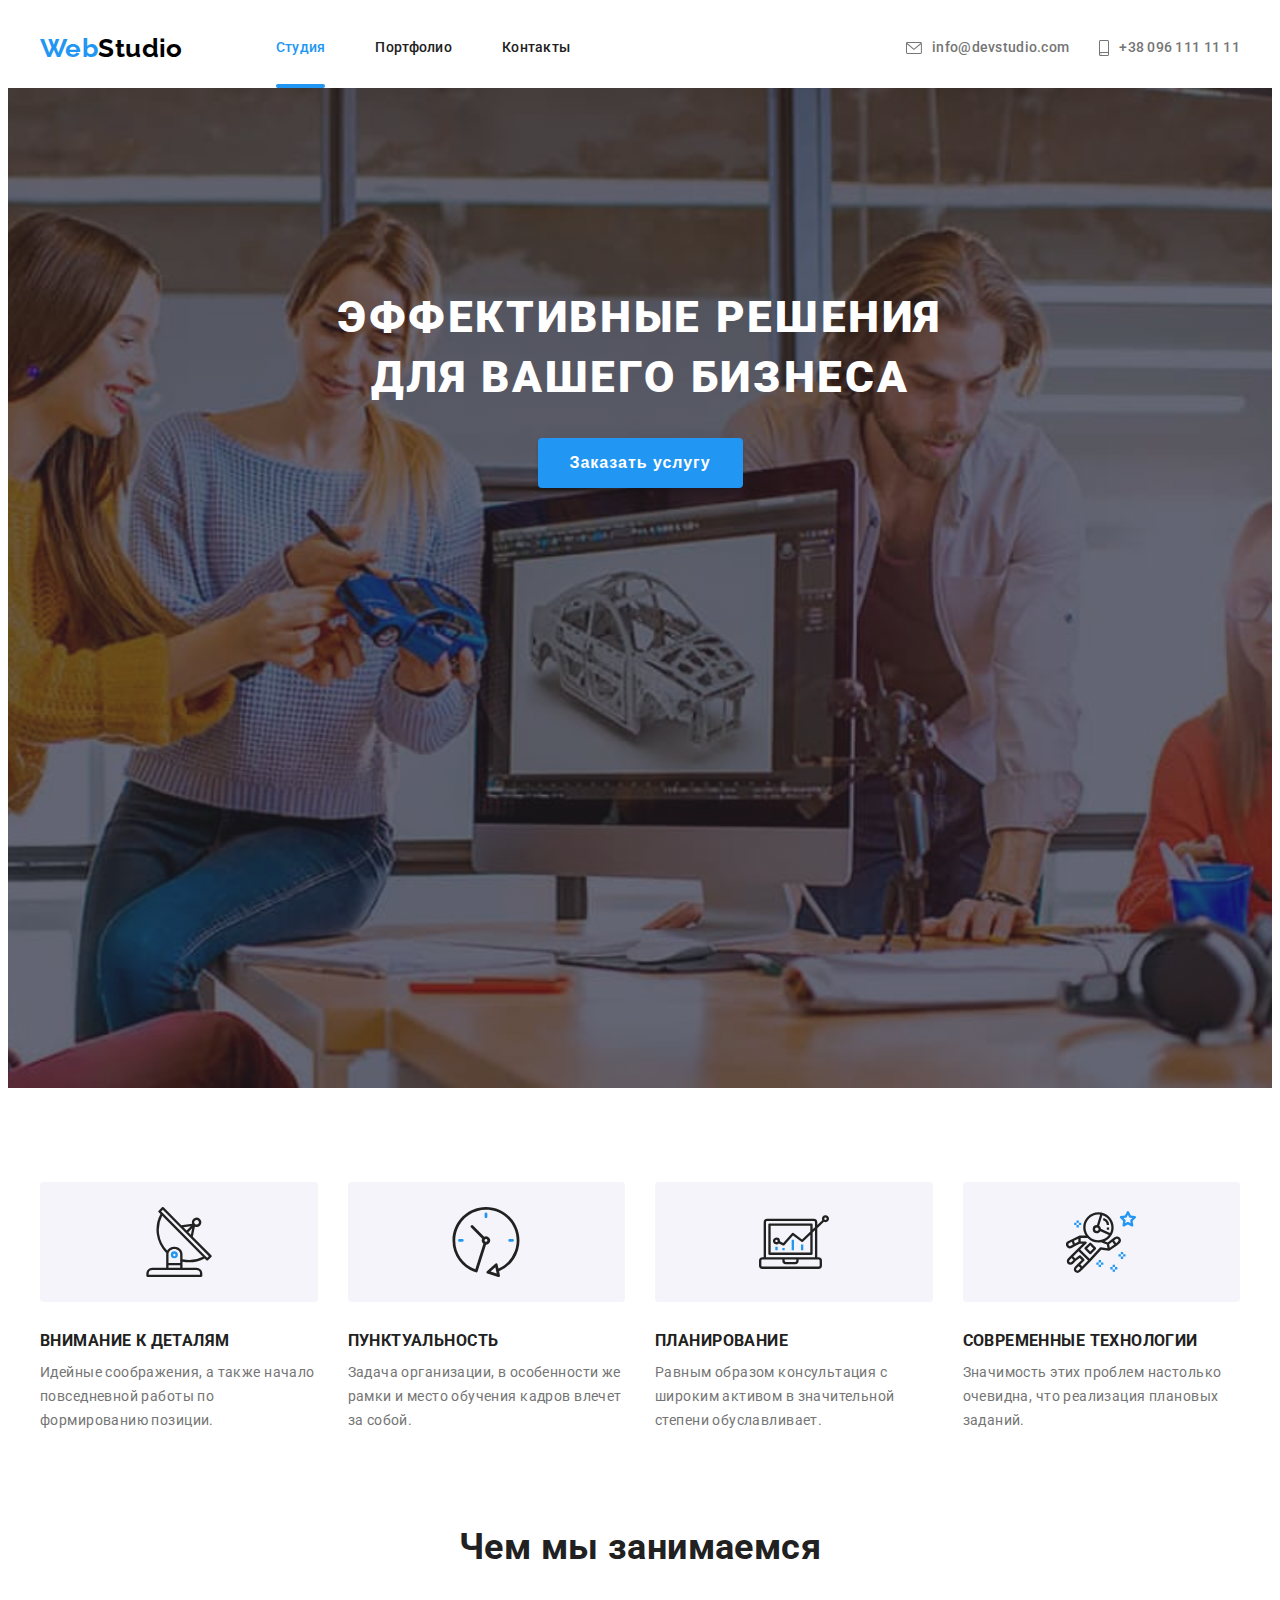
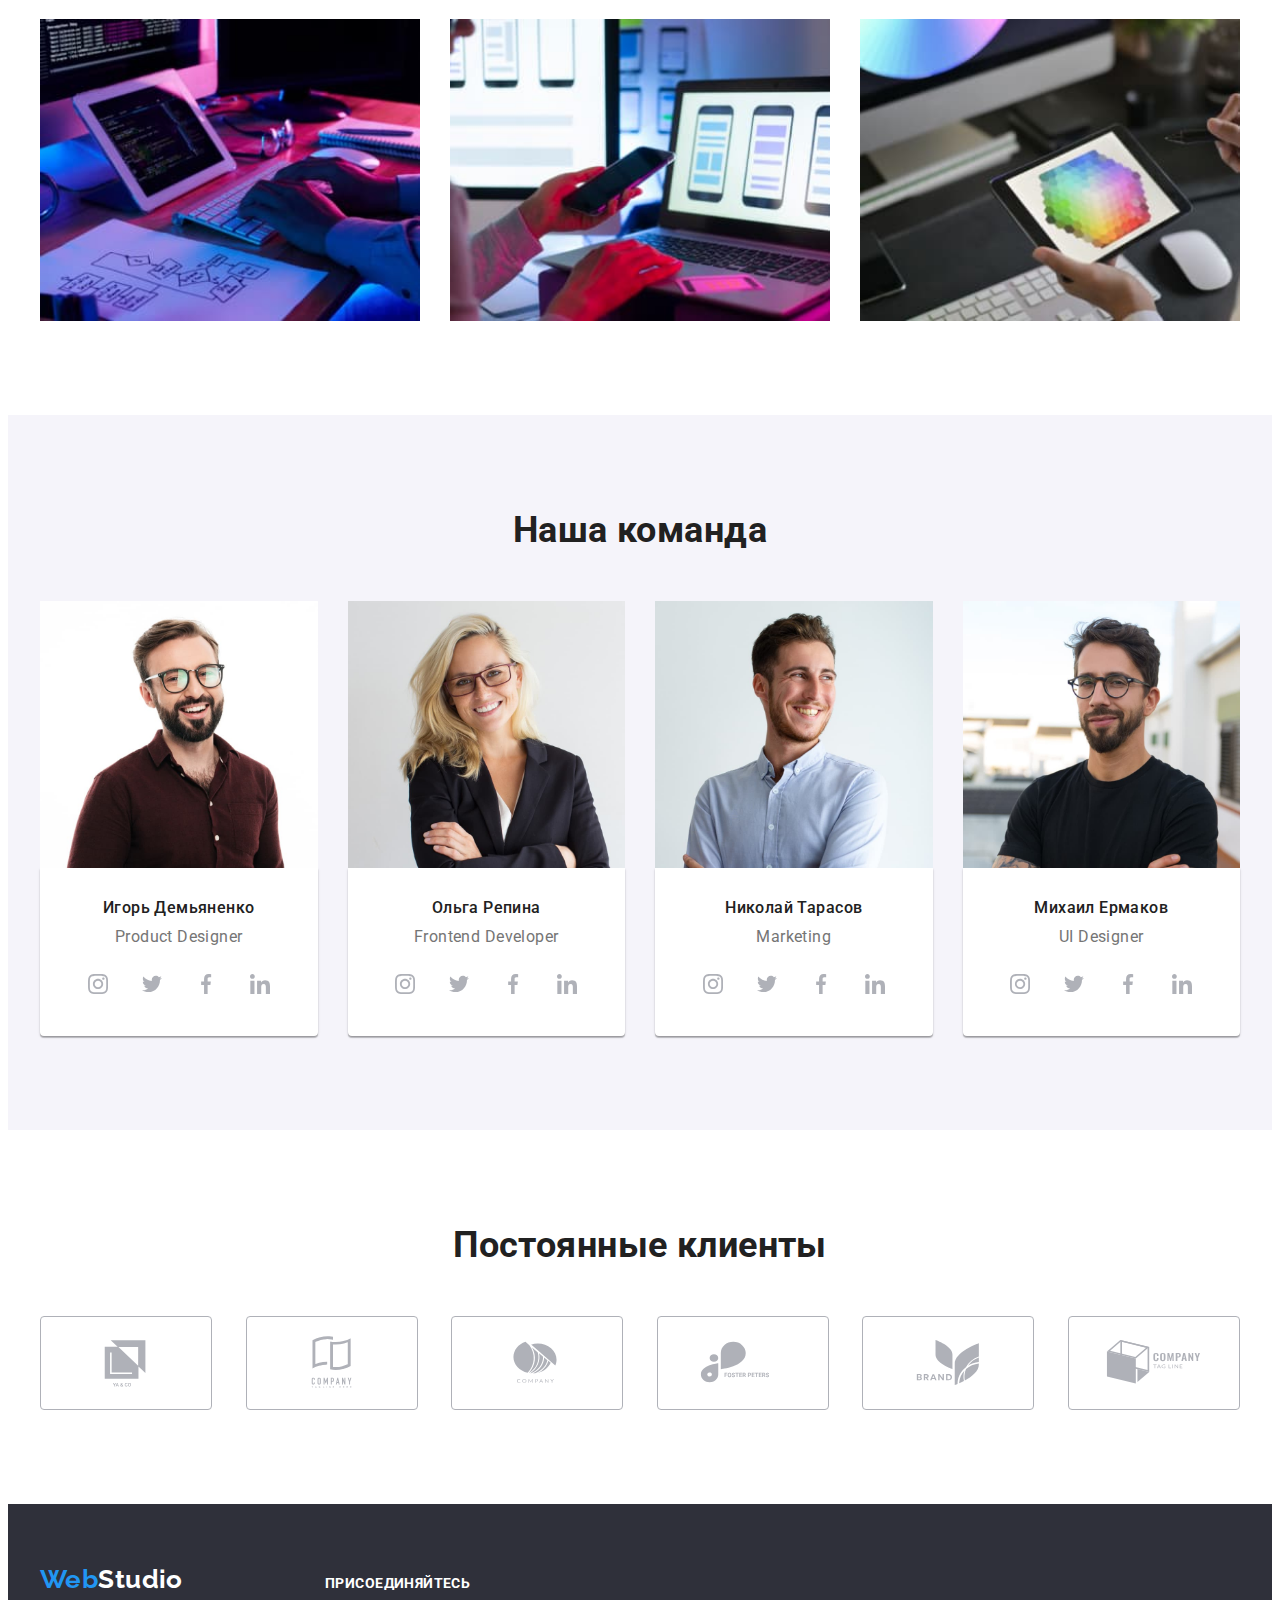
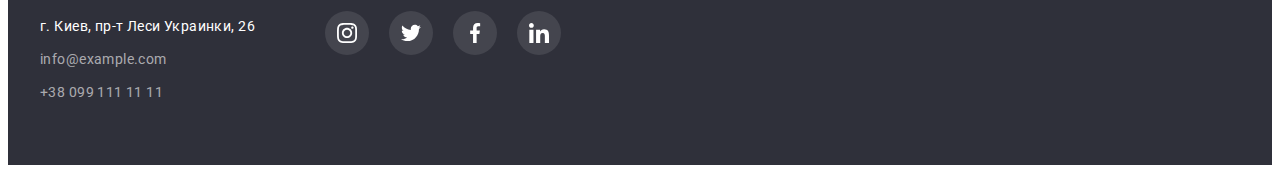
<file: index.html>
<!DOCTYPE html>
<html lang="ru">
  <head>
    <meta charset="UTF-8" />
    <meta http-equiv="X-UA-Compatible" content="IE=edge" />
    <meta name="viewport" content="width=device-width, initial-scale=1.0" />

    <link rel="preconnect" href="https://fonts.googleapis.com" />
    <link rel="preconnect" href="https://fonts.gstatic.com" crossorigin />
    <link
      href="https://fonts.googleapis.com/css2?family=Raleway:wght@700&family=Roboto:wght@400;500;700;900&display=swap"
      rel="stylesheet"
    />
    <link
      rel="stylesheet"
      href="https://cdnjs.cloudflare.com/ajax/libs/modern-normalize/1.1.0/modern-normalize.min.css"
      integrity="sha512-wpPYUAdjBVSE4KJnH1VR1HeZfpl1ub8YT/NKx4PuQ5NmX2tKuGu6U/JRp5y+Y8XG2tV+wKQpNHVUX03MfMFn9Q=="
      crossorigin="anonymous"
      referrerpolicy="no-referrer"
    />
    <link rel="stylesheet" href="./css/style.css" />
    <title>Document</title>
  </head>
  <body>
    <div class="backdrop-thumb">
      <header class="header studio">
        <!-- Навигация -->
        <div class="container header-container">
          <nav class="header-nav">
            <a href="./index.html" class="link header-logo">
              <span class="header-logo-design">Web</span>Studio</a
            >
            <!-- <div class="header-nav"> -->

            <ul class="header-site-nav list">
              <li class="item">
                <a
                  href="../goit-markup-hw-05/index.html"
                  class="link header-current animation-color"
                >
                  Студия
                </a>
              </li>
              <li class="item">
                <a
                  href="../goit-markup-hw-05/portfolio.html"
                  class="link animation-color"
                >
                  Портфолио
                </a>
              </li>
              <li class="item">
                <a href=" " class="link animation-color"> Контакты </a>
              </li>
            </ul>
          </nav>
          <!-- Контакты -->
          <ul class="header-site-auth list">
            <li class="item">
              <a href="mailto:info@devstudio.com" class="link animation-color">
                <svg class="header-site-auth-icon" width="16" height="12">
                  <use href="./img/symbol-defs.svg#icon-envelope-hover"></use>
                </svg>
                info@devstudio.com
              </a>
            </li>
            <li class="list">
              <a href="tel:+380961111111" class="link animation-color">
                <svg class="header-site-auth-icon" width="10" height="16">
                  <use href="./img/symbol-defs.svg#icon-smartphone"></use>
                </svg>
                +38 096 111 11 11
              </a>
            </li>
          </ul>
        </div>
      </header>
      <main>
        <!-- Герой -->

        <section class="hero-container overlay">
          <div class="hero-container-main container">
            <h1 class="hero-title">Эффективные решения для вашего бизнеса</h1>
            <button
              data-modal-open
              type="button"
              class="hero-primary-button animation-baсkground-color"
            >
              Заказать услугу
            </button>
          </div>
        </section>

        <!-- Преимущества -->

        <section class="section advantage">
          <div class="advantage-main container">
            <h2
              class="section-title advantage-visually-hidden advantage-main-title"
            >
              Преимущества
            </h2>
            <ul class="list">
              <li class="item">
                <h3 class="advantage-title">Внимание к деталям</h3>
                <p>
                  Идейные соображения, а также начало повседневной работы по
                  формированию позиции.
                </p>
              </li>
              <li class="item">
                <h3 class="advantage-title">Пунктуальность</h3>
                <p>
                  Задача организации, в особенности же рамки и место обучения
                  кадров влечет за собой.
                </p>
              </li>
              <li class="item">
                <h3 class="advantage-title">Планирование</h3>
                <p>
                  Равным образом консультация с широким активом в значительной
                  степени обуславливает.
                </p>
              </li>
              <li class="item">
                <h3 class="advantage-title">Современные технологии</h3>
                <p>
                  Значимость этих проблем настолько очевидна, что реализация
                  плановых заданий.
                </p>
              </li>
            </ul>
          </div>
        </section>

        <!-- Чем мы занимаемся -->

        <section class="section directions">
          <div class="directions-main container">
            <h2 class="section-title">Чем мы занимаемся</h2>
            <ul class="list">
              <li class="item">
                <img
                  class="directions-photo"
                  src="./img/1.jpg"
                  alt="a man is developing a website"
                  width="370"
                />
                <div class="directions-description animation-opacity">
                  <p>Десктопные приложения</p>
                </div>
              </li>
              <li class="item">
                <img
                  class="directions-photo"
                  src="./img/2.jpg"
                  alt="woman works as a marketer"
                  width="370"
                />
                <div class="directions-description animation-opacity">
                  <p>Мобильные приложения</p>
                </div>
              </li>
              <li class="item">
                <img
                  class="directions-photo"
                  src="./img/3.jpg"
                  alt="woman over website design"
                  width="370"
                />
                <div class="directions-description animation-opacity">
                  <p>Дизайнерские решения</p>
                </div>
              </li>
            </ul>
          </div>
        </section>

        <!-- Наша команда -->

        <section class="section our-team">
          <div class="our-team-main container">
            <h2 class="section-title">Наша команда</h2>
            <ul class="list">
              <li class="item">
                <div class="our-team-card-thumb">
                  <img
                    class="our-team-photo"
                    src="./img/Demyanenko.jpg"
                    alt="photo Demyanenko"
                    width="270"
                  />
                </div>
                <div class="our-team-description">
                  <h4 class="our-team-employee">Игорь Демьяненко</h4>
                  <p lang="en" class="our-team-position">Product Designer</p>
                  <ul class="our-team-sosial-list list">
                    <li class="our-team-sosial-item">
                      <a
                        class="our-team-sosial-link animation-baсkground-color"
                        href=""
                      >
                        <svg
                          class="our-team-sosial-icon animation-fill"
                          width="20"
                          height="20"
                        >
                          <use
                            href="./img/symbol-defs.svg#icon-instagram"
                          ></use>
                        </svg>
                      </a>
                    </li>
                    <li class="our-team-sosial-item">
                      <a
                        class="our-team-sosial-link animation-baсkground-color"
                        href=""
                      >
                        <svg
                          class="our-team-sosial-icon animation-fill"
                          width="20"
                          height="20"
                        >
                          <use href="./img/symbol-defs.svg#icon-twitter"></use>
                        </svg>
                      </a>
                    </li>
                    <li class="our-team-sosial-item">
                      <a
                        class="our-team-sosial-link animation-baсkground-color"
                        href=""
                      >
                        <svg
                          class="our-team-sosial-icon animation-fill"
                          width="20"
                          height="20"
                        >
                          <use href="./img/symbol-defs.svg#icon-facebook"></use>
                        </svg>
                      </a>
                    </li>
                    <li class="our-team-sosial-item">
                      <a
                        class="our-team-sosial-link animation-baсkground-color"
                        href=""
                      >
                        <svg
                          class="our-team-sosial-icon animation-fill"
                          width="20"
                          height="20"
                        >
                          <use href="./img/symbol-defs.svg#icon-linkedin"></use>
                        </svg>
                      </a>
                    </li>
                  </ul>
                </div>
              </li>
              <li class="item">
                <div class="our-team-card-thumb">
                  <img
                    class="our-team-photo"
                    src="./img/Repina.jpg"
                    alt="photo Repina"
                    width="270"
                  />
                </div>
                <div class="our-team-description">
                  <h4 class="our-team-employee">Ольга Репина</h4>
                  <p lang="en" class="our-team-position">Frontend Developer</p>
                  <ul class="our-team-sosial-list list">
                    <li class="our-team-sosial-item">
                      <a
                        class="our-team-sosial-link animation-baсkground-color"
                        href=""
                      >
                        <svg
                          class="our-team-sosial-icon animation-fill"
                          width="20"
                          height="20"
                        >
                          <use
                            href="./img/symbol-defs.svg#icon-instagram"
                          ></use>
                        </svg>
                      </a>
                    </li>
                    <li class="our-team-sosial-item">
                      <a
                        class="our-team-sosial-link animation-baсkground-color"
                        href=""
                      >
                        <svg
                          class="our-team-sosial-icon animation-fill"
                          width="20"
                          height="20"
                        >
                          <use href="./img/symbol-defs.svg#icon-twitter"></use>
                        </svg>
                      </a>
                    </li>
                    <li class="our-team-sosial-item">
                      <a
                        class="our-team-sosial-link animation-baсkground-color"
                        href=""
                      >
                        <svg
                          class="our-team-sosial-icon animation-fill"
                          width="20"
                          height="20"
                        >
                          <use href="./img/symbol-defs.svg#icon-facebook"></use>
                        </svg>
                      </a>
                    </li>
                    <li class="our-team-sosial-item">
                      <a
                        class="our-team-sosial-link animation-baсkground-color"
                        href=""
                      >
                        <svg
                          class="our-team-sosial-icon animation-fill"
                          width="20"
                          height="20"
                        >
                          <use href="./img/symbol-defs.svg#icon-linkedin"></use>
                        </svg>
                      </a>
                    </li>
                  </ul>
                </div>
              </li>
              <li class="item">
                <div class="our-team-card-thumb">
                  <img
                    class="our-team-photo"
                    src="./img/Tarasov.jpg"
                    alt="photo Tarasov"
                    width="270"
                  />
                </div>
                <div class="our-team-description">
                  <h4 class="our-team-employee">Николай Тарасов</h4>
                  <p lang="en" class="our-team-position">Marketing</p>
                  <ul class="our-team-sosial-list list">
                    <li class="our-team-sosial-item">
                      <a
                        class="our-team-sosial-link animation-baсkground-color"
                        href=""
                      >
                        <svg
                          class="our-team-sosial-icon animation-fill"
                          width="20"
                          height="20"
                        >
                          <use
                            href="./img/symbol-defs.svg#icon-instagram"
                          ></use>
                        </svg>
                      </a>
                    </li>
                    <li class="our-team-sosial-item">
                      <a
                        class="our-team-sosial-link animation-baсkground-color"
                        href=""
                      >
                        <svg
                          class="our-team-sosial-icon animation-fill"
                          width="20"
                          height="20"
                        >
                          <use href="./img/symbol-defs.svg#icon-twitter"></use>
                        </svg>
                      </a>
                    </li>
                    <li class="our-team-sosial-item">
                      <a
                        class="our-team-sosial-link animation-baсkground-color"
                        href=""
                      >
                        <svg
                          class="our-team-sosial-icon animation-fill"
                          width="20"
                          height="20"
                        >
                          <use href="./img/symbol-defs.svg#icon-facebook"></use>
                        </svg>
                      </a>
                    </li>
                    <li class="our-team-sosial-item">
                      <a
                        class="our-team-sosial-link animation-baсkground-color"
                        href=""
                      >
                        <svg
                          class="our-team-sosial-icon animation-fill"
                          width="20"
                          height="20"
                        >
                          <use href="./img/symbol-defs.svg#icon-linkedin"></use>
                        </svg>
                      </a>
                    </li>
                  </ul>
                </div>
              </li>
              <li class="item">
                <div class="our-team-card-thumb">
                  <img
                    class="our-team-photo"
                    src="./img/Ermakov.jpg"
                    alt="photo Ermakov"
                    width="270"
                  />
                </div>
                <div class="our-team-description">
                  <h4 class="our-team-employee">Михаил Ермаков</h4>
                  <p lang="en" class="our-team-position">UI Designer</p>
                  <ul class="our-team-sosial-list list">
                    <li class="our-team-sosial-item">
                      <a
                        class="our-team-sosial-link animation-baсkground-color"
                        href=""
                      >
                        <svg
                          class="our-team-sosial-icon animation-fill"
                          width="20"
                          height="20"
                        >
                          <use
                            href="./img/symbol-defs.svg#icon-instagram"
                          ></use>
                        </svg>
                      </a>
                    </li>
                    <li class="our-team-sosial-item">
                      <a
                        class="our-team-sosial-link animation-baсkground-color"
                        href=""
                      >
                        <svg
                          class="our-team-sosial-icon animation-fill"
                          width="20"
                          height="20"
                        >
                          <use href="./img/symbol-defs.svg#icon-twitter"></use>
                        </svg>
                      </a>
                    </li>
                    <li class="our-team-sosial-item">
                      <a
                        class="our-team-sosial-link animation-baсkground-color"
                        href=""
                      >
                        <svg
                          class="our-team-sosial-icon animation-fill"
                          width="20"
                          height="20"
                        >
                          <use href="./img/symbol-defs.svg#icon-facebook"></use>
                        </svg>
                      </a>
                    </li>
                    <li class="our-team-sosial-item">
                      <a
                        class="our-team-sosial-link animation-baсkground-color"
                        href=""
                      >
                        <svg
                          class="our-team-sosial-icon animation-fill"
                          width="20"
                          height="20"
                        >
                          <use href="./img/symbol-defs.svg#icon-linkedin"></use>
                        </svg>
                      </a>
                    </li>
                  </ul>
                </div>
              </li>
            </ul>
          </div>
        </section>

        <!-- Наши партнеры -->
        <section class="section our-partners">
          <div class="our-partners-main container">
            <h2 class="section-title">Постоянные клиенты</h2>
            <ul class="list our-partners-list">
              <li class="our-partners-item">
                <a class="our-partners-link-icon animation-border" href="">
                  <svg
                    class="our-partners-icon animation-fill"
                    width="106"
                    height="62"
                  >
                    <use href="./img/symbol-defs.svg#icon-logo1"></use>
                  </svg>
                </a>
              </li>
              <li class="our-partners-item">
                <a class="our-partners-link-icon animation-border" href="">
                  <svg
                    class="our-partners-icon animation-fill"
                    width="106"
                    height="62"
                  >
                    <use href="./img/symbol-defs.svg#icon-logo2"></use>
                  </svg>
                </a>
              </li>
              <li class="our-partners-item">
                <a class="our-partners-link-icon animation-border" href="">
                  <svg
                    class="our-partners-icon animation-fill"
                    width="106"
                    height="62"
                  >
                    <use href="./img/symbol-defs.svg#icon-logo3"></use>
                  </svg>
                </a>
              </li>
              <li class="our-partners-item">
                <a class="our-partners-link-icon animation-border" href="">
                  <svg
                    class="our-partners-icon animation-fill"
                    width="106"
                    height="62"
                  >
                    <use href="./img/symbol-defs.svg#icon-logo4"></use>
                  </svg>
                </a>
              </li>
              <li class="our-partners-item">
                <a class="our-partners-link-icon animation-border" href="">
                  <svg
                    class="our-partners-icon animation-fill"
                    width="106"
                    height="62"
                  >
                    <use href="./img/symbol-defs.svg#icon-logo5"></use>
                  </svg>
                </a>
              </li>
              <li class="our-partners-item">
                <a class="our-partners-link-icon animation-border" href="">
                  <svg
                    class="our-partners-icon animation-fill"
                    width="106"
                    height="62"
                  >
                    <use href="./img/symbol-defs.svg#icon-logo6"></use>
                  </svg>
                </a>
              </li>
            </ul>
          </div>
        </section>
      </main>

      <!-- Футер -->

      <footer class="footer">
        <div class="footer-main container">
          <div class="addres-wrap">
            <a href="./index.html" class="link logo footer-logo">
              <span class="footer-logo-design">Web</span>Studio</a
            >
            <address class="footer-contact">
              <ul class="footer-item">
                <li class="list">
                  <a
                    href="https://goo.gl/maps/b69tt9Dz1oQwvLhU7"
                    class="link contact-location animation-color"
                  >
                    г. Киев, пр-т Леси Украинки, 26
                  </a>
                </li>
                <li class="list">
                  <a
                    href="mailto:info@devstudio.com"
                    class="animation-color link"
                  >
                    info@example.com
                  </a>
                </li>
                <li class="list">
                  <a href="tel:+380961111111" class="link animation-color">
                    +38 099 111 11 11
                  </a>
                </li>
              </ul>
            </address>
          </div>
          <div class="appeal-wrap">
            <b class="footer-appeal">присоединяйтесь</b>
            <ul class="footer-appeal-list list">
              <li class="footer-appeal-item">
                <a
                  class="footer-appeal-link animation-baсkground-color"
                  href=""
                  aria-label="ссылка на Instagram"
                >
                  <svg class="footer-sosial-icon" width="20" height="20">
                    <use href="./img/symbol-defs.svg#icon-instagram"></use>
                  </svg>
                </a>
              </li>
              <li class="footer-appeal-item">
                <a
                  class="footer-appeal-link animation-baсkground-color"
                  href=""
                  aria-label="ссылка на Twitter"
                >
                  <svg class="footer-sosial-icon" width="20" height="20">
                    <use href="./img/symbol-defs.svg#icon-twitter"></use>
                  </svg>
                </a>
              </li>
              <li class="footer-appeal-item">
                <a
                  class="footer-appeal-link animation-baсkground-color"
                  href=""
                  aria-label="ссылка на Facebok"
                >
                  <svg class="footer-sosial-icon" width="20" height="20">
                    <use href="./img/symbol-defs.svg#icon-facebook"></use>
                  </svg>
                </a>
              </li>
              <li class="footer-appeal-item">
                <a
                  class="footer-appeal-link animation-baсkground-color"
                  href=""
                  aria-label="ссылка на LinkedIn"
                >
                  <svg class="footer-sosial-icon" width="20" height="20">
                    <use href="./img/symbol-defs.svg#icon-linkedin"></use>
                  </svg>
                </a>
              </li>
            </ul>
          </div>
        </div>
      </footer>
      <div class="backdrop is-hidden" data-modal>
        <div class="modal animation-transform">
          <button
            data-modal-close
            type="button"
            class="modal-close-form animation-outline animation-fill"
          >
            <svg class="modal-icon button" width="18" height="18">
              <use href="./img/symbol-defs.svg#icon-close-modal"></use>
            </svg>
          </button>
          <h3 class="modal-title">Оставьте свои данные, мы вам перезвоним</h3>
          <section class="main-modal-registration">
            <h2 class="modal-visually-hidden">Модальное окно</h2>

            <div class="modal-registration">
              <p class="modal-caption">Имя</p>
              <div class="modal-enter">
                <svg class="modal-icon" width="18" height="18">
                  <use href="./img/symbol-defs.svg#icon-person-modal"></use>
                </svg>
              </div>
            </div>
            <div class="modal-registration">
              <p class="modal-caption">Телефон</p>
              <div class="modal-enter">
                <svg class="modal-icon" width="18" height="18">
                  <use href="./img/symbol-defs.svg#icon-phone-modal"></use>
                </svg>
              </div>
            </div>
            <div class="modal-registration">
              <p class="modal-caption">Почта</p>
              <div class="modal-enter">
                <svg class="modal-icon" width="18" height="18">
                  <use href="./img/symbol-defs.svg#icon-email-modal"></use>
                </svg>
              </div>
            </div>
            <div class="modal-registration">
              <p class="modal-caption">Коментарий</p>
              <div class="modal-enter comment">
                <p>Введите текст</p>
              </div>
            </div>
          </section>
          <div class="modal-agreement">
            <svg class="modal-icon-agreement" width="16" height="15">
              <use href="./img/symbol-defs.svg#icon-check-modal"></use>
            </svg>
            <p class="modal-caption agreement">
              Соглашаюсь с рассылкой и принимаю
              <a class="modal-caption link" href=""> Условия договора</a>
            </p>
          </div>
          <button type="button" class="hero-primary-button">Отправить</button>
        </div>
      </div>
      <script src="./js/modal.js"></script>
    </div>
  </body>
</html>
</file>
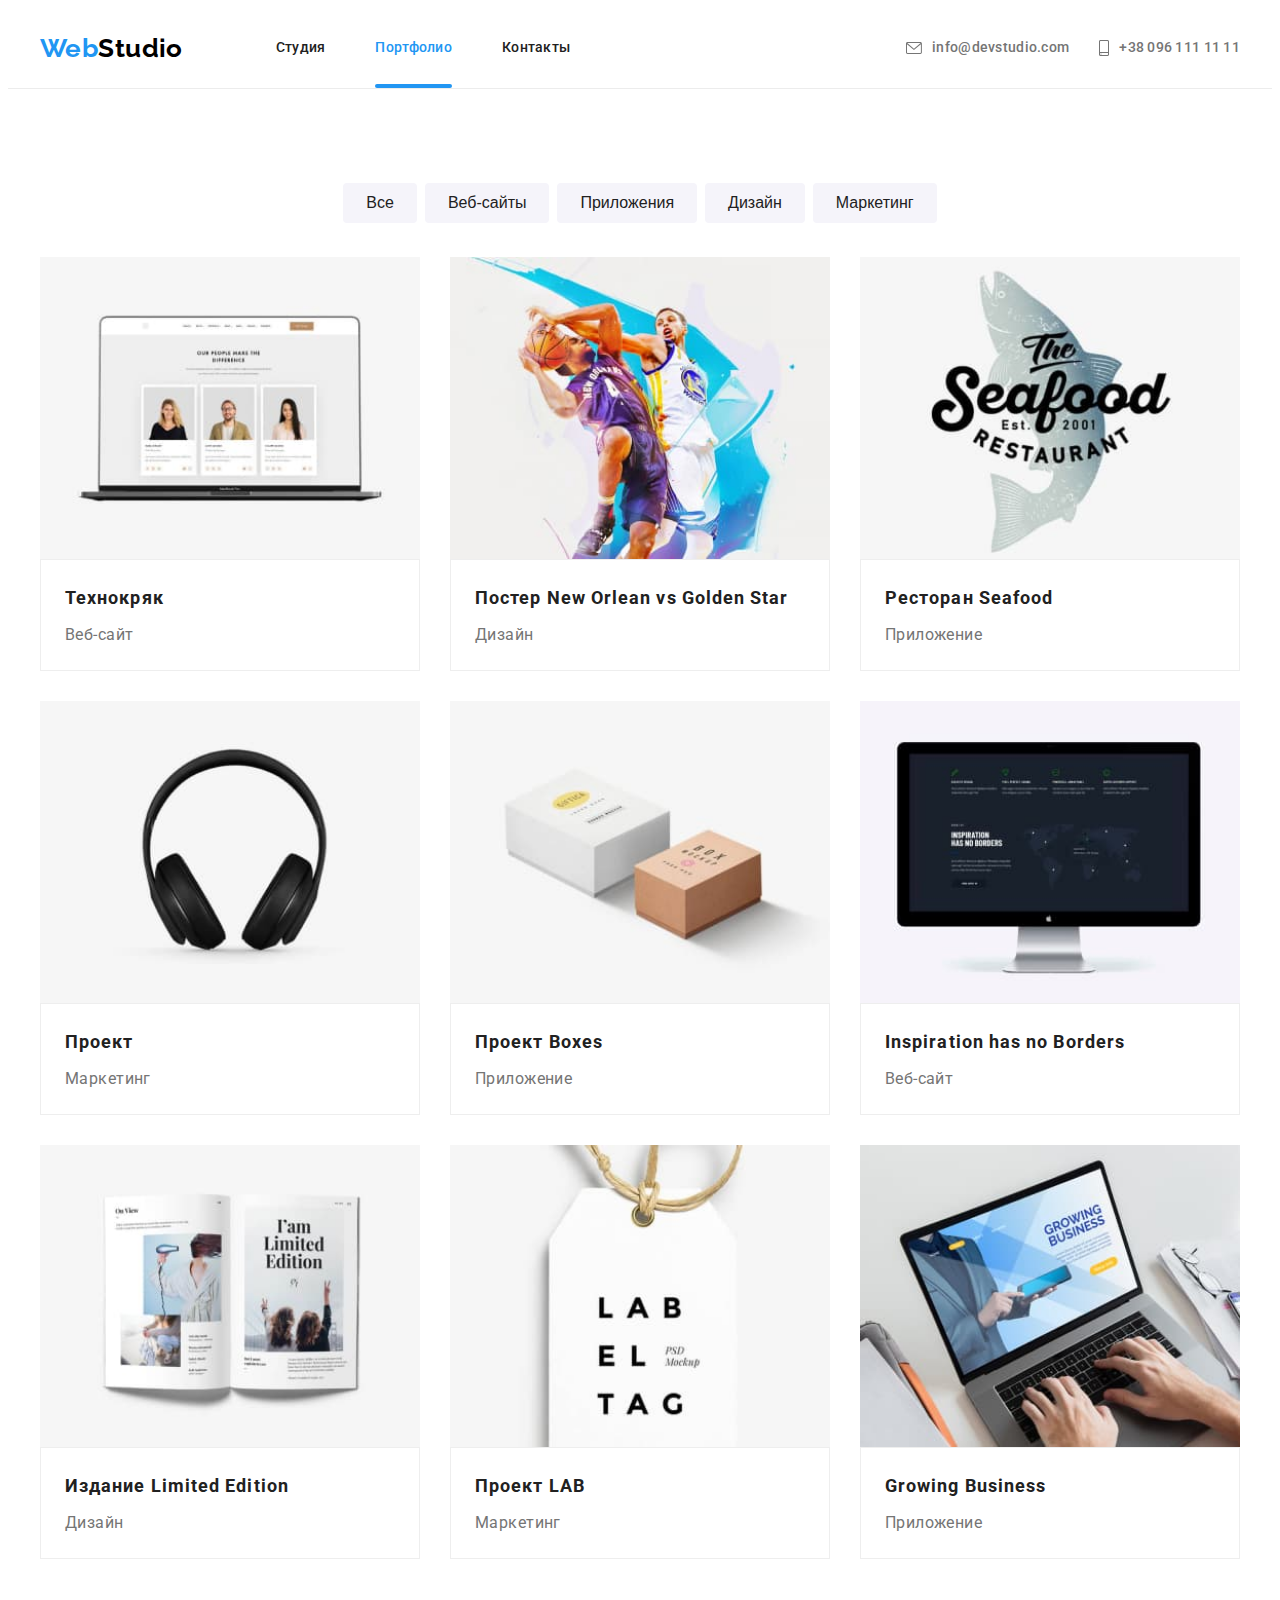
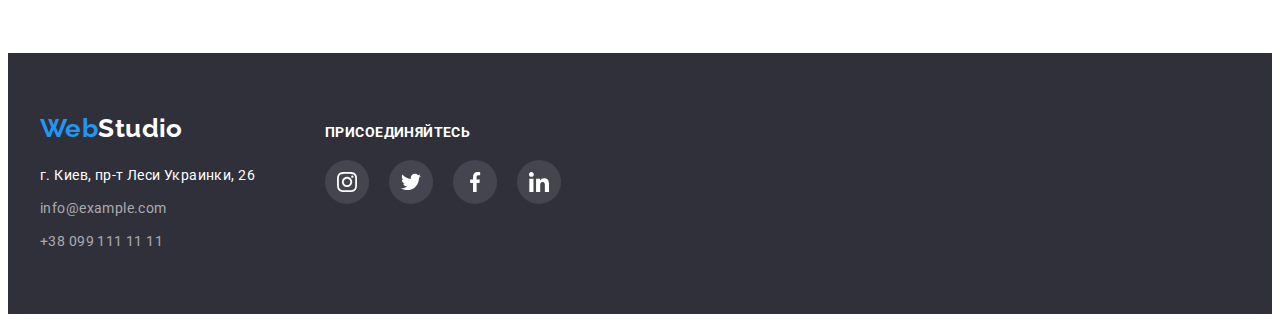
<file: portfolio.html>
<!DOCTYPE html>
<html lang="ru">
  <head>
    <meta charset="UTF-8" />
    <meta http-equiv="X-UA-Compatible" content="IE=edge" />
    <meta name="viewport" content="width=device-width, initial-scale=1.0" />

    <link rel="preconnect" href="https://fonts.googleapis.com" />
    <link rel="preconnect" href="https://fonts.gstatic.com" crossorigin />
    <link
      href="https://fonts.googleapis.com/css2?family=Raleway:wght@700&family=Roboto:wght@400;500;700;900&display=swap"
      rel="stylesheet"
    />
    <link
      rel="stylesheet"
      href="https://cdnjs.cloudflare.com/ajax/libs/modern-normalize/1.1.0/modern-normalize.min.css"
      integrity="sha512-wpPYUAdjBVSE4KJnH1VR1HeZfpl1ub8YT/NKx4PuQ5NmX2tKuGu6U/JRp5y+Y8XG2tV+wKQpNHVUX03MfMFn9Q=="
      crossorigin="anonymous"
      referrerpolicy="no-referrer"
    />
    <link rel="stylesheet" href="./css/style.css" />
    <title>Document</title>
  </head>
  <body>
    <header class="header">
      <!-- Навигация -->
      <div class="container header-container">
        <nav class="header-nav">
          <a href="./index.html" class="link header-logo">
            <span class="header-logo-design">Web</span>Studio</a
          >
          <!-- <div class="header-nav"> -->

          <ul class="header-site-nav list">
            <li class="item">
              <a
                href="../goit-markup-hw-05/index.html"
                class="link animation-color"
              >
                Студия
              </a>
            </li>
            <li class="item">
              <a
                href="../goit-markup-hw-05/portfolio.html"
                class="link header-current animation-color"
              >
                Портфолио
              </a>
            </li>
            <li class="item">
              <a href=" " class="link animation-color"> Контакты </a>
            </li>
          </ul>
        </nav>
        <!-- Контакты -->
        <ul class="header-site-auth list">
          <li class="item">
            <a href="mailto:info@devstudio.com" class="link animation-color">
              <svg class="header-site-auth-icon" width="16" height="12">
                <use href="./img/symbol-defs.svg#icon-envelope-hover"></use>
              </svg>
              info@devstudio.com
            </a>
          </li>
          <li class="list">
            <a href="tel:+380961111111" class="link animation-color">
              <svg class="header-site-auth-icon" width="10" height="16">
                <use href="./img/symbol-defs.svg#icon-smartphone"></use>
              </svg>
              +38 096 111 11 11
            </a>
          </li>
        </ul>
      </div>
    </header>
    <main>
      <!-- Галерея -->

      <section class="section list">
        <div class="gallery-main container">
          <h2 class="section-title gallery-visually-hidden">Галерея</h2>

          <ul class="list gallery-button">
            <li class="item">
              <button type="button" class="sacondary-button">Все</button>
            </li>
            <li class="item">
              <button type="button" class="sacondary-button">Веб-сайты</button>
            </li>
            <li class="item">
              <button type="button" class="sacondary-button">Приложения</button>
            </li>
            <li class="item">
              <button type="button" class="sacondary-button">Дизайн</button>
            </li>
            <li class="item">
              <button type="button" class="sacondary-button">Маркетинг</button>
            </li>
          </ul>

          <ul class="gallery list">
            <li class="item">
              <a href=" " class="gallery-link animation-shadow link">
                <div class="gallery-card-thumb">
                  <img
                    class="gallery-photo"
                    src="./img/portfolio-img1.jpg"
                    alt="фото странички веб-сайта ТЕХНОКРЯК"
                    width="370"
                  />
                  <div class="gallery-overlay animation-opacity">
                    <p class="gallery-overlay-text">
                      Технокряк это современная площадка распространения
                      коронавируса. Компании используют эту платформу для
                      цифрового шпионажа и атак на защищённые сервера
                      конкурентов.
                    </p>
                  </div>
                </div>
                <div class="gallery-card-description">
                  <h3 class="title-works">Технокряк</h3>
                  <p class="kind-works">Веб-сайт</p>
                </div>
              </a>
            </li>
            <li class="item">
              <a href=" " class="gallery-link animation-shadow link">
                <div class="gallery-card-thumb">
                  <img
                    class="gallery-photo"
                    src="./img/portfolio-img2.jpg"
                    alt="Постер с изображением двух баскетболистов"
                    width="370"
                  />
                  <div class="gallery-overlay animation-opacity">
                    <p class="gallery-overlay-text">
                      Технокряк это современная площадка распространения
                      коронавируса. Компании используют эту платформу для
                      цифрового шпионажа и атак на защищённые сервера
                      конкурентов.
                    </p>
                  </div>
                </div>
                <div class="gallery-card-description">
                  <h3 class="title-works">
                    Постер <span lang="en">New Orlean vs Golden Star</span>
                  </h3>
                  <p class="kind-works">Дизайн</p>
                </div>
              </a>
            </li>
            <li class="item">
              <a href=" " class="gallery-link animation-shadow link">
                <div class="gallery-card-thumb">
                  <img
                    class="gallery-photo"
                    src="./img/portfolio-img3.jpg"
                    alt="Эмблема рыбного ресторана Seafood"
                    width="370"
                  />
                  <div class="gallery-overlay animation-opacity">
                    <p class="gallery-overlay-text">
                      Технокряк это современная площадка распространения
                      коронавируса. Компании используют эту платформу для
                      цифрового шпионажа и атак на защищённые сервера
                      конкурентов.
                    </p>
                  </div>
                </div>
                <div class="gallery-card-description">
                  <h3 class="title-works">
                    Ресторан <span lang="en">Seafood</span>
                  </h3>
                  <p class="kind-works">Приложение</p>
                </div>
              </a>
            </li>
            <li class="item">
              <a href=" " class="gallery-link animation-shadow link">
                <div class="gallery-card-thumb">
                  <img
                    class="gallery-photo"
                    src="./img/portfolio-img4.jpg"
                    alt="Наушники"
                    width="370"
                  />
                  <div class="gallery-overlay animation-opacity">
                    <p class="gallery-overlay-text">
                      Технокряк это современная площадка распространения
                      коронавируса. Компании используют эту платформу для
                      цифрового шпионажа и атак на защищённые сервера
                      конкурентов.
                    </p>
                  </div>
                </div>
                <div class="gallery-card-description">
                  <h3 class="title-works">Проект</h3>
                  <p class="kind-works">Маркетинг</p>
                </div>
              </a>
            </li>
            <li class="item">
              <a href=" " class="gallery-link animation-shadow link">
                <div class="gallery-card-thumb">
                  <img
                    class="gallery-photo"
                    src="./img/portfolio-img5.jpg"
                    alt="Две картонные коробки"
                    width="370"
                  />
                  <div class="gallery-overlay animation-opacity">
                    <p class="gallery-overlay-text">
                      Технокряк это современная площадка распространения
                      коронавируса. Компании используют эту платформу для
                      цифрового шпионажа и атак на защищённые сервера
                      конкурентов.
                    </p>
                  </div>
                </div>
                <div class="gallery-card-description">
                  <h3 class="title-works">
                    Проект <span lang="en">Boxes</span>
                  </h3>
                  <p class="kind-works">Приложение</p>
                </div>
              </a>
            </li>
            <li class="item">
              <a href=" " class="gallery-link animation-shadow link">
                <div class="gallery-card-thumb">
                  <img
                    class="gallery-photo"
                    src="./img/portfolio-img6.jpg"
                    alt="Монитор компьютера"
                    width="370"
                  />
                  <div class="gallery-overlay animation-opacity">
                    <p class="gallery-overlay-text">
                      Технокряк это современная площадка распространения
                      коронавируса. Компании используют эту платформу для
                      цифрового шпионажа и атак на защищённые сервера
                      конкурентов.
                    </p>
                  </div>
                </div>
                <div class="gallery-card-description">
                  <h3 lang="en" class="title-works">
                    Inspiration has no Borders
                  </h3>
                  <p class="kind-works">Веб-сайт</p>
                </div>
              </a>
            </li>
            <li class="item">
              <a href=" " class="gallery-link animation-shadow link">
                <div class="gallery-card-thumb">
                  <img
                    class="gallery-photo"
                    src="./img/portfolio-img7.jpg"
                    alt="Расскрытый журнал"
                    width="370"
                  />
                  <div class="gallery-overlay animation-opacity">
                    <p class="gallery-overlay-text">
                      Технокряк это современная площадка распространения
                      коронавируса. Компании используют эту платформу для
                      цифрового шпионажа и атак на защищённые сервера
                      конкурентов.
                    </p>
                  </div>
                </div>
                <div class="gallery-card-description">
                  <h3 class="title-works">
                    Издание <span lang="en">Limited Edition</span>
                  </h3>
                  <p class="kind-works">Дизайн</p>
                </div>
              </a>
            </li>
            <li class="item">
              <a href=" " class="gallery-link animation-shadow link">
                <div class="gallery-card-thumb">
                  <img
                    class="gallery-photo"
                    src="./img/portfolio-img8.jpg"
                    alt="Картонная этикетка"
                    width="370"
                  />
                  <div class="gallery-overlay animation-opacity">
                    <p class="gallery-overlay-text">
                      Технокряк это современная площадка распространения
                      коронавируса. Компании используют эту платформу для
                      цифрового шпионажа и атак на защищённые сервера
                      конкурентов.
                    </p>
                  </div>
                </div>
                <div class="gallery-card-description">
                  <h3 class="title-works">Проект <span lang="en">LAB</span></h3>
                  <p class="kind-works">Маркетинг</p>
                </div>
              </a>
            </li>
            <li class="item">
              <a href=" " class="gallery-link animation-shadow link">
                <div class="gallery-card-thumb">
                  <img
                    class="gallery-photo"
                    src="./img/portfolio-img9.jpg"
                    alt="Ноутбук"
                    width="370"
                  />
                  <div class="gallery-overlay animation-opacity">
                    <p class="gallery-overlay-text">
                      Технокряк это современная площадка распространения
                      коронавируса. Компании используют эту платформу для
                      цифрового шпионажа и атак на защищённые сервера
                      конкурентов.
                    </p>
                  </div>
                </div>
                <div class="gallery-card-description">
                  <h3 lang="en" class="title-works">Growing Business</h3>
                  <p class="kind-works">Приложение</p>
                </div>
              </a>
            </li>
          </ul>
        </div>
      </section>
    </main>
    <!-- Футер -->
    <footer class="footer">
      <div class="footer-main container">
        <div class="addres-wrap">
          <a href="./index.html" class="link logo footer-logo">
            <span class="footer-logo-design">Web</span>Studio</a
          >
          <address class="footer-contact">
            <ul class="footer-item">
              <li class="list">
                <a
                  href="https://goo.gl/maps/b69tt9Dz1oQwvLhU7"
                  class="link contact-location animation-color"
                >
                  г. Киев, пр-т Леси Украинки, 26
                </a>
              </li>
              <li class="list">
                <a
                  href="mailto:info@devstudio.com"
                  class="link animation-color"
                >
                  info@example.com
                </a>
              </li>
              <li class="list">
                <a href="tel:+380961111111" class="link animation-color">
                  +38 099 111 11 11
                </a>
              </li>
            </ul>
          </address>
        </div>
        <div class="appeal-wrap">
          <b class="footer-appeal">присоединяйтесь</b>
          <ul class="footer-appeal-list list">
            <li class="footer-appeal-item">
              <a
                class="footer-appeal-link animation-baсkground-color"
                href=""
                aria-label="ссылка на Instagram"
              >
                <svg class="footer-sosial-icon" width="20" height="20">
                  <use href="./img/symbol-defs.svg#icon-instagram"></use>
                </svg>
              </a>
            </li>
            <li class="footer-appeal-item">
              <a
                class="footer-appeal-link animation-baсkground-color"
                href=""
                aria-label="ссылка на Twitter"
              >
                <svg class="footer-sosial-icon" width="20" height="20">
                  <use href="./img/symbol-defs.svg#icon-twitter"></use>
                </svg>
              </a>
            </li>
            <li class="footer-appeal-item">
              <a
                class="footer-appeal-link animation-baсkground-color"
                href=""
                aria-label="ссылка на Facebok"
              >
                <svg class="footer-sosial-icon" width="20" height="20">
                  <use href="./img/symbol-defs.svg#icon-facebook"></use>
                </svg>
              </a>
            </li>
            <li class="footer-appeal-item">
              <a
                class="footer-appeal-link animation-baсkground-color"
                href=""
                aria-label="ссылка на LinkedIn"
              >
                <svg class="footer-sosial-icon" width="20" height="20">
                  <use href="./img/symbol-defs.svg#icon-linkedin"></use>
                </svg>
              </a>
            </li>
          </ul>
        </div>
      </div>
    </footer>
  </body>
</html>
</file>
<file: css/style.css>
:root {
  --primary-text-color: #757575;
  --title-text-color: #212121;
  --accent-color: #2196f3;
  --white-color: #ffffff;
  --logo-text-color: #000000;
  --sacondary-white-color: rgba(255, 255, 255, 0.6);
  --primary-background-color: #f5f4fa;
  --sacondary-background-color: #e5e5e5;
  --footer-bacground-color: #2f303a;
  --variable-grid: 30px;
  --icons-color: #afb1b8;
}

body {
  font-family: Roboto, sans-serif;
  color: var(--primary-text-color);
  font-size: 14px;
  line-height: 1.71;
  letter-spacing: 0.03em;
}
/* RESSET */
.list {
  list-style: none;
}
.link {
  text-decoration: none;
}
h1,
h2,
h3,
h4,
ul,
p {
  margin-top: 0px;
  margin-bottom: 0px;
  padding-left: 0px;
}

img {
  display: block;
  width: 100%;
  height: auto;
}
main {
}
/* HEADER */

.header-logo {
  font-family: Raleway;
  font-weight: 700;
  font-size: 26px;
  line-height: 1.19;
  color: var(--logo-text-color);
  margin-right: 93px;
}
.header-logo-design {
  color: var(--accent-color);
}

/* HIDDEN */

.advantage-visually-hidden,
.modal-visually-hidden {
  position: absolute;
  width: 1px;
  height: 1px;
  margin: -1px;
  padding: 0;
  overflow: hidden;
  border: 0;
  clip: rect(0 0 0 0);
}

/* UTILITY */

.section-title {
  font-weight: 700;
  font-size: 36px;
  line-height: 1.17;
  text-align: center;
  color: var(--title-text-color);
}

.container {
  /* outline: 1px solid tomato; */
  width: 1200px;
  padding: 0px 15px;
  margin-left: auto;
  margin-right: auto;
}
.animation-baсkground-color {
  transition: 250ms background-color cubic-bezier(0.4, 0, 0.2, 1);
}
/* transition-duration: 250ms;
  transition-timing-function: cubic-bezier(0.4, 0, 0.2, 1);
} */
.animation-color {
  transition: 250ms color cubic-bezier(0.4, 0, 0.2, 1);
  /* transition-duration: 250ms;
  transition-timing-function: cubic-bezier(0.4, 0, 0.2, 1); */
}
.animation-fill {
  transition: 250ms fill cubic-bezier(0.4, 0, 0.2, 1);
  /* transition-duration: 250ms;
  transition-timing-function: cubic-bezier(0.4, 0, 0.2, 1); */
}
.animation-opacity {
  transition: 250ms opacity cubic-bezier(0.4, 0, 0.2, 1);
}
.animation-border {
  transition: 250ms border cubic-bezier(0.4, 0, 0.2, 1);
}
.animation-shadow {
  transition: 250ms shadow cubic-bezier(0.4, 0, 0.2, 1);
}
.animation-outline {
  transition: 250ms outline cubic-bezier(0.4, 0, 0.2, 1);
}
.animation-transform {
  transition: 250ms transform cubic-bezier(0.4, 0, 0.2, 1);
}
/* .animation-visibility {
  transition: 250ms visibility cubic-bezier(0.4, 0, 0.2, 1);
} */

/* NAVIGATION */

.header {
  background-color: var(--white-color);
  border-bottom: 1px solid #ececec;
}

.header.studio {
  border-bottom: none;
}

.header-site-nav .link:hover,
.header-site-nav .link:focus,
.header-site-auth .link:hover,
.header-site-auth .link:focus,
.footer-item .link:hover,
.footer-item .link:focus {
  color: var(--accent-color);
}

.header-site-nav,
.header-site-auth,
.header-nav {
  display: flex;
  align-items: center;
}

.header-container {
  display: flex;
  padding-top: 0px;
  padding-bottom: 0pt;
}

.header-site-nav {
  padding-left: 0px;
}

.header-site-auth {
  padding-left: 0px;
  margin-left: auto;
}

.header-site-nav .item:not(:last-child) {
  margin-right: 50px;
}
.header-site-auth .item:not(:last-child) {
  margin-right: var(--variable-grid);
}

.header-site-nav .link {
  display: block;
  padding-top: 32px;
  padding-bottom: 32px;
  font-weight: 500;
  line-height: 1.14;
  letter-spacing: 0.02em;
  color: var(--title-text-color);
}

.header-site-auth .link {
  padding-top: 32px;
  padding-bottom: 32px;
  font-weight: 500;
  line-height: 1.14;
  letter-spacing: 0.02em;
  color: var(--primary-text-color);
}

.header-site-nav .link.header-current {
  color: var(--accent-color);
}
.header-site-auth-icon {
  fill: currentColor;
  margin-right: 10px;
}
.header-site-auth .link {
  display: flex;
  align-items: center;
}
.header-site-nav .item {
  position: relative;
}
.link.header-current::after {
  content: "";
  position: absolute;
  bottom: 0;
  display: block;
  width: 48px;
  height: 4px;
  background-color: var(--accent-color);
  border-radius: 2px;
  width: 100%;
}

/* HERO */

.hero-container-main {
  display: block;
  margin: 0 auto;
  text-align: center;
  padding-top: 0px;
  padding-bottom: 0px;
}

.hero-container {
  background-color: var(--footer-bacground-color);
  padding-top: 200px;
  padding-bottom: 200px;
}

.hero-title {
  display: block;
  width: 696px;
  font-weight: 900;
  font-size: 44px;
  line-height: 1.36;
  letter-spacing: 0.06em;
  text-transform: uppercase;
  color: var(--white-color);
  margin: 0 auto;
  padding-bottom: var(--variable-grid);
}

.hero-primary-button {
  display: inline-block;
  font-weight: 700;
  font-size: 16px;
  line-height: 1.88;
  letter-spacing: 0.06em;
  color: var(--white-color);
  padding: 10px 32px;
  border-radius: 4px;
  box-shadow: 0px 4px 4px rgba(0, 0, 0, 0.15);
  min-width: 200px;
  border: 0px solid transparent;
}

.hero-primary-button:hover {
  background-color: #188ce8;
}
.overlay {
  max-width: 1600px;
  height: 600px;
  margin-left: auto;
  margin-right: auto;
  background-image: linear-gradient(
      rgba(47, 48, 58, 0.4),
      rgba(47, 48, 58, 0.4)
    ),
    url(../img/hero-img.jpg);

  background-position: center;
  background-size: cover;
  background-repeat: no-repeat;
}

/* ADVANTAGE */

.advantage {
  padding-bottom: 0px;
  background-color: var(--white-color);
  padding-top: 94px;
  padding-bottom: 94px;
}

.advantage-main.container {
  padding-top: 0px;
  padding-bottom: 0px;
}

.advantage-main .item::before {
  display: block;
  height: 120px;
  content: "";
  background-color: var(--primary-background-color);
  background-repeat: no-repeat;
  background-position: center;
  border-radius: 4px;
  margin-bottom: 30px;
}

.advantage-main .item:nth-child(1):before {
  background-image: url(../img/antenna\.svg);
}
.advantage-main .item:nth-child(2):before {
  background-image: url(../img/clock\ .svg);
}
.advantage-main .item:nth-child(3):before {
  background-image: url(../img/diagram.svg);
}
.advantage-main .item:nth-child(4):before {
  background-image: url(../img/astronaut\ .svg);
}

.advantage-title {
  font-weight: 700;
  line-height: 1.14;
  text-transform: uppercase;
  color: var(--title-text-color);
  margin-bottom: 10px;
}

.advantage .list {
  display: flex;
  align-items: center;
}

.advantage .list .item {
  flex-basis: calc((100% - 90px) / 4);
}

.advantage .list .item:not(:nth-child(4n)) {
  margin-right: var(--variable-grid);
}

/* DIRECTIONS */

.directions {
  background-color: var(--white-color);
  padding-bottom: 94px;
}
.directions-main.container {
  padding-bottom: 0px;
}
.directions-main {
  padding-top: 0px;
}
.directions .list {
  display: flex;
  align-items: center;
}

.directions .list .item {
  flex-basis: calc((100% - 60px) / 3);
}

.directions .list .item:not(:nth-child(3n)) {
  margin-right: var(--variable-grid);
}

.section-title {
  margin-bottom: 50px;
}
.directions-description {
  position: absolute;
  width: 370px;
  height: 70px;
  background: rgba(47, 48, 58, 0.8);
  text-transform: uppercase;
  bottom: 0px;
  left: 0px;
  font-weight: 700;
  font-size: 14px;
  line-height: 1.14;
  text-align: center;
  letter-spacing: 0.03em;
  color: hsla(0, 0%, 100%, 1);
  padding: 27px 82px 27px 82 px;
  display: flex;
  justify-content: center;
  align-items: center;
  opacity: 0;
}
.directions-main .item {
  position: relative;
}
.directions-main .item:hover .directions-description {
  opacity: 1;
}
/* OUR TEAM */

.our-team-main.container {
  padding-top: 0px;
  padding-bottom: 0px;
}
.our-team {
  background-color: var(--primary-background-color);
  padding-top: 94px;
  padding-bottom: 94px;
}

.our-team .list {
  display: flex;
  text-align: center;
}

.our-team .list .item {
  flex-basis: calc((100% - 90px) / 4);
}

.our-team .list .item:not(:nth-child(4n)) {
  margin-right: var(--variable-grid);
}
.our-team-sosial-list {
  justify-content: center;
}
.our-team-sosial-link {
  display: flex;
  justify-content: center;
  align-items: center;
  width: 44px;
  height: 44px;
  background-color: var(--white-color);
  border-radius: 50%;
}
.our-team-position {
  margin-bottom: 16px;
}
.our-team-sosial-item + .our-team-sosial-item {
  margin-left: 10px;
}
.our-team-sosial-icon {
  fill: var(--icons-color);
}

.our-team-sosial-link:hover,
.our-team-sosial-link:focus {
  background-color: var(--accent-color);
}

.our-team-sosial-link:hover .our-team-sosial-icon,
.our-team-sosial-link:focus .our-team-sosial-icon {
  fill: var(--white-color);
}

.our-team .our-team-employee {
  font-weight: 500;
  font-size: 16px;
  line-height: 1.19;
  color: var(--title-text-color);
}

.our-team .our-team-position {
  font-size: 16px;
  line-height: 1.19;
}

.our-team-description {
  padding-top: 30px;
  padding-bottom: 30px;
  background-color: var(--white-color);
  box-shadow: 0px 1px 3px rgba(0, 0, 0, 0.12), 0px 1px 1px rgba(0, 0, 0, 0.14),
    0px 2px 1px rgba(0, 0, 0, 0.2);
  border-radius: 0px 0px 4px 4px;
}

.our-team-employee {
  margin-bottom: 10px;
}

/* OUR PARTNERS */

.our-partners.section {
  padding-top: 94px;
  padding-bottom: 94px;
}

.our-partners-list {
  display: flex;
  margin: 0;
  padding: 0;
  justify-content: space-between;
}
.our-partners-item {
  display: flex;
}
.our-partners-link-icon {
  display: inline-flex;
  color: #afb1b8;
  width: 170px;
  height: 92px;
  fill: var(--icons-color);
  border: 1px solid rgba(175, 177, 184, 1);
  border-radius: 4px;
  justify-content: center;
  align-items: center;
  padding: 0px;
}

/* .our-partners-icon {
  width: 106px;
  height: 60px;
} */
.our-partners-link-icon:hover .our-partners-icon,
.our-partners-link-icon:focus .our-partners-icon {
  fill: var(--accent-color);
}

.our-partners-link-icon:hover,
.our-partners-link-icon:focus {
  border: 1px solid var(--accent-color);
}

/* FOOTER */

.footer {
  background-color: var(--footer-bacground-color);
  padding-top: 60px;
  padding-bottom: 60px;
}
.footer-main.container {
  padding-top: 0px;
  padding-bottom: 0px;
  display: flex;
  align-items: baseline;
}

.footer-logo {
  font-family: Raleway;
  font-weight: 700;
  font-size: 26px;
  line-height: 1.19;
  color: var(--white-color);
  display: inline-block;
  margin-bottom: 20px;
}

.footer-logo-design {
  color: var(--accent-color);
}

.footer-contact {
  font-style: normal;
}

.footer-item .link {
  color: var(--sacondary-white-color);
}

.footer-contact .contact-location {
  color: var(--white-color);
}

.footer-item .list:not(:last-child) {
  margin-bottom: 9px;
}
.footer-sosial-icon {
  fill: var(--white-color);
}
.footer-appeal,
.footer-appeal-form {
  font-weight: 700;
  font-size: 14px;
  line-height: 16px;
  letter-spacing: 1.14;
  text-transform: uppercase;
  color: var(--white-color);
  display: block;
  margin-bottom: 20px;
}
.footer-appeal-list {
  display: flex;
}

.addres-wrap {
  margin-right: 70px;
}
.appeal-wrap {
  margin-right: 93px;
}

.footer-appeal-link {
  display: flex;
  justify-content: center;
  align-items: center;
  width: 44px;
  height: 44px;
  background-color: rgba(255, 255, 255, 0.1);
  border-radius: 50%;
}
.footer-appeal-item:not(:last-child) {
  margin-right: 20px;
}

.footer-appeal-link:hover,
.footer-appeal-link:focus {
  background-color: var(--accent-color);
}
.appeal-form-enter {
  position: relative;
  display: inline-block;
}
.footer-appeal-form-enter {
  width: 358px;
  height: 50px;
  background-color: transparent;
}
.footer-appeal-form-clue {
  position: absolute;
  top: -358px;
  color: rgba(255, 255, 255, 0, 6);
}

/* BUTTONS */

.sacondary-button:hover {
  color: var(--white-color);
  background-color: var(--accent-color);
}

.hero-primary-button {
  color: var(--white-color);
  background-color: var(--accent-color);
  cursor: pointer;
}

.sacondary-button {
  color: var(--title-text-color);
  background-color: var(--primary-background-color);
  font-weight: 500;
  font-size: 16px;
  line-height: 1.63;
  cursor: pointer;
  border-radius: 4px;
  border: 1px solid transparent;
  padding: 6px 22px 6px 22px;
  transition: 250ms shadow cubic-bezier(0.4, 0, 0.2, 1),
    250ms bacground-color cubic-bezier(0.4, 0, 0.2, 1),
    250ms color cubic-bezier(0.4, 0, 0.2, 1);
}

/* PORTFOLIO */

/* GALLERY */

/* HIDDEN */
.gallery-visually-hidden {
  position: absolute;
  width: 1px;
  height: 1px;
  margin: -1px;
  padding: 0;
  overflow: hidden;
  border: 0;
  clip: rect(0 0 0 0);
}

.section.list {
  padding-top: 94px;
  padding-bottom: 94px;
}

.gallery-main.container {
  padding-top: 0px;
  padding-bottom: 0px;
}

.item .title-works {
  margin-top: 0px;
  margin-bottom: 4px;
  padding-top: 0px;
  padding-bottom: 0px;
  font-weight: 700;
  font-size: 18px;
  line-height: 2;
  letter-spacing: 0.06em;
  color: var(--title-text-color);
}

.item .kind-works {
  margin-top: 0px;
  padding-top: 0px;
  padding-bottom: 0px;
  /* background-color: royalblue; */
  font-size: 16px;
  line-height: 1.88;
  color: var(--primary-text-color);
}
.gallery.list .link {
  display: block;
}

/* gallery-card-description */

.gallery-button {
  display: flex;
  justify-content: center;
  margin-bottom: 34px;
}

.gallery-button .item:not(:last-child) {
  margin-right: 8px;
}

.sacondary-button:hover {
  box-shadow: 0px 3px 1px rgba(0, 0, 0, 0.1), 0px 1px 2px rgba(0, 0, 0, 0.08),
    0px 2px 2px rgba(0, 0, 0, 0.12);
}

.gallery.list {
  display: flex;
  flex-wrap: wrap;
  margin-top: calc(-1 * var(--variable-grid));
  margin-left: calc(-1 * var(--variable-grid));
}

.gallery.list .item {
  flex-basis: calc(100% / 3 - var(--variable-grid));
  margin-top: var(--variable-grid);
  margin-left: var(--variable-grid);
}

.gallery-card-description {
  padding: 20px 24px 20px 24px;
  border: 1px solid #eeeeee;
}

.gallery-link:hover {
  box-shadow: 0px 1px 1px rgba(0, 0, 0, 0.12), 0px 4px 4px rgba(0, 0, 0, 0.06),
    1px 4px 6px rgba(0, 0, 0, 0.16);
}
.gallery-card-thumb {
  position: relative;
  overflow: hidden;
}
.gallery-overlay {
  display: inline-block;
  content: "";
  position: absolute;
  width: 100%;
  height: 100%;
  background: rgba(33, 150, 243, 0.9);
  top: 0px;
  left: 0px;
  /* opacity: 0; */
  padding: 63px 24px 63px 24px;
  transform: translateY(101%);
  transition: transform 250ms cubic-bezier(0.4, 0, 0.2, 1);
}

.gallery-link:hover .gallery-overlay {
  transform: translateY(0);
  pointer-events: none;
  opacity: 1;
}

.gallery-overlay-text {
  color: rgba(255, 255, 255, 1);
  font-size: 18px;

  line-height: 1.33;
  letter-spacing: 0.03em;
  text-align: left;
  vertical-align: top;
}

/* MODAL WINDOW */
/* .backdrop-thumb {
  position: relative;
} */
.backdrop {
  position: fixed;
  width: 100vw;
  height: 100vh;
  top: 0px;
  left: 0px;
  background-color: rgba(36, 33, 33, 0.3);
  opacity: 1;
  visibility: visible;
  transition: visibility 250ms cubic-bezier(0.4, 0, 0.2, 1),
    opacity 250ms cubic-bezier(0.4, 0, 0.2, 1);
}
.backdrop.is-hidden {
  opacity: 0;
  pointer-events: none;
  visibility: hidden;
}

.backdrop.is-hidden .modal {
  transform: translate(-50%, -50%) rotate(0deg) scale(0.5);
}

.modal {
  position: absolute;
  top: 50%;
  left: 50%;
  transform: translate(-50%, -50%) rotate(360deg) scale(1);
  min-width: 528px;
  min-height: 581px;
  background-color: var(--white-color);

  text-align: center;
}

.main-modal-registration {
  display: inline-block;
  margin-bottom: 20px;
  align-items: center;
}
.modal-title {
  position: relative;
  font-size: 20px;
  line-height: 1.15;
  text-align: center;
  letter-spacing: 0.03em;
  text-align: center;
  vertical-align: top;
  color: var(--title-text-color);
  margin-bottom: 12px;
  margin-top: 40px;
}

.modal-caption {
  font-size: 12px;
  line-height: 1.17;
  text-align: left;
  vertical-align: top;
  letter-spacing: 1%;
  margin-bottom: 4px;
}
.modal-caption.agreement {
  display: block;
  margin-bottom: 30px;
  font-size: 14px;
  line-height: 14.6px;
  text-align: left;

  letter-spacing: 3%;

  align-items: baseline;
}
.modal-agreement {
  display: flex;
  justify-content: center;

  /* align-items: baseline; */
}
.modal-icon-agreement {
  margin-right: 7px;
}

.modal-enter {
  display: flex;
  text-align: left;

  width: 448px;
  height: 40px;
  outline: 1px solid rgba(33, 33, 33, 0.2);
  border-radius: 4px;
  padding: 11px 12px 11px 12px;
}
.modal-enter.comment {
  height: 120px;
}

.modal-registration:not(:last-child) {
  margin-bottom: 10px;
}
.modal-caption.link {
  color: var(--accent-color);
  margin-bottom: 30px;
  font-size: 14px;
  line-height: 14.6px;
  text-align: left;
  vertical-align: top;
  letter-spacing: 0.03em;
}
.modal-icon {
  align-items: center;
  fill: var(--title-text-color);
}
.modal-enter.comment {
  font-size: 14px;
  line-height: 1.14;
  text-align: left;
  vertical-align: top;
  letter-spacing: 0.01em;
  color: rgba(117, 117, 117, 0.5);
  padding-left: 16px;
}
.modal-enter:hover .modal-icon,
.modal-enter:focus .modal-icon {
  fill: var(--accent-color);
}
.modal-enter:hover,
.modal-enter:focus {
  cursor: pointer;
  outline: 1px solid var(--accent-color);
}
.modal-close-form {
  position: absolute;
  display: flex;
  width: 30px;
  height: 30px;
  border-radius: 50%;
  outline: 1px solid rgba(0, 0, 0, 0.1);
  justify-content: center;
  align-items: center;
  background-color: var(--white-color);
  top: 8px;
  right: 8px;
  border-color: transparent;
  padding: 0px;
}

.modal-close-form:hover,
.modal-close-form:focus {
  fill: var(--accent-color);
  cursor: pointer;
  outline: 1px solid var(--accent-color);
}
.modal-close-form:hover .modal-icon.button,
.modal-close-form:focus .modal-icon.button {
  fill: var(--accent-color);
}
</file>
